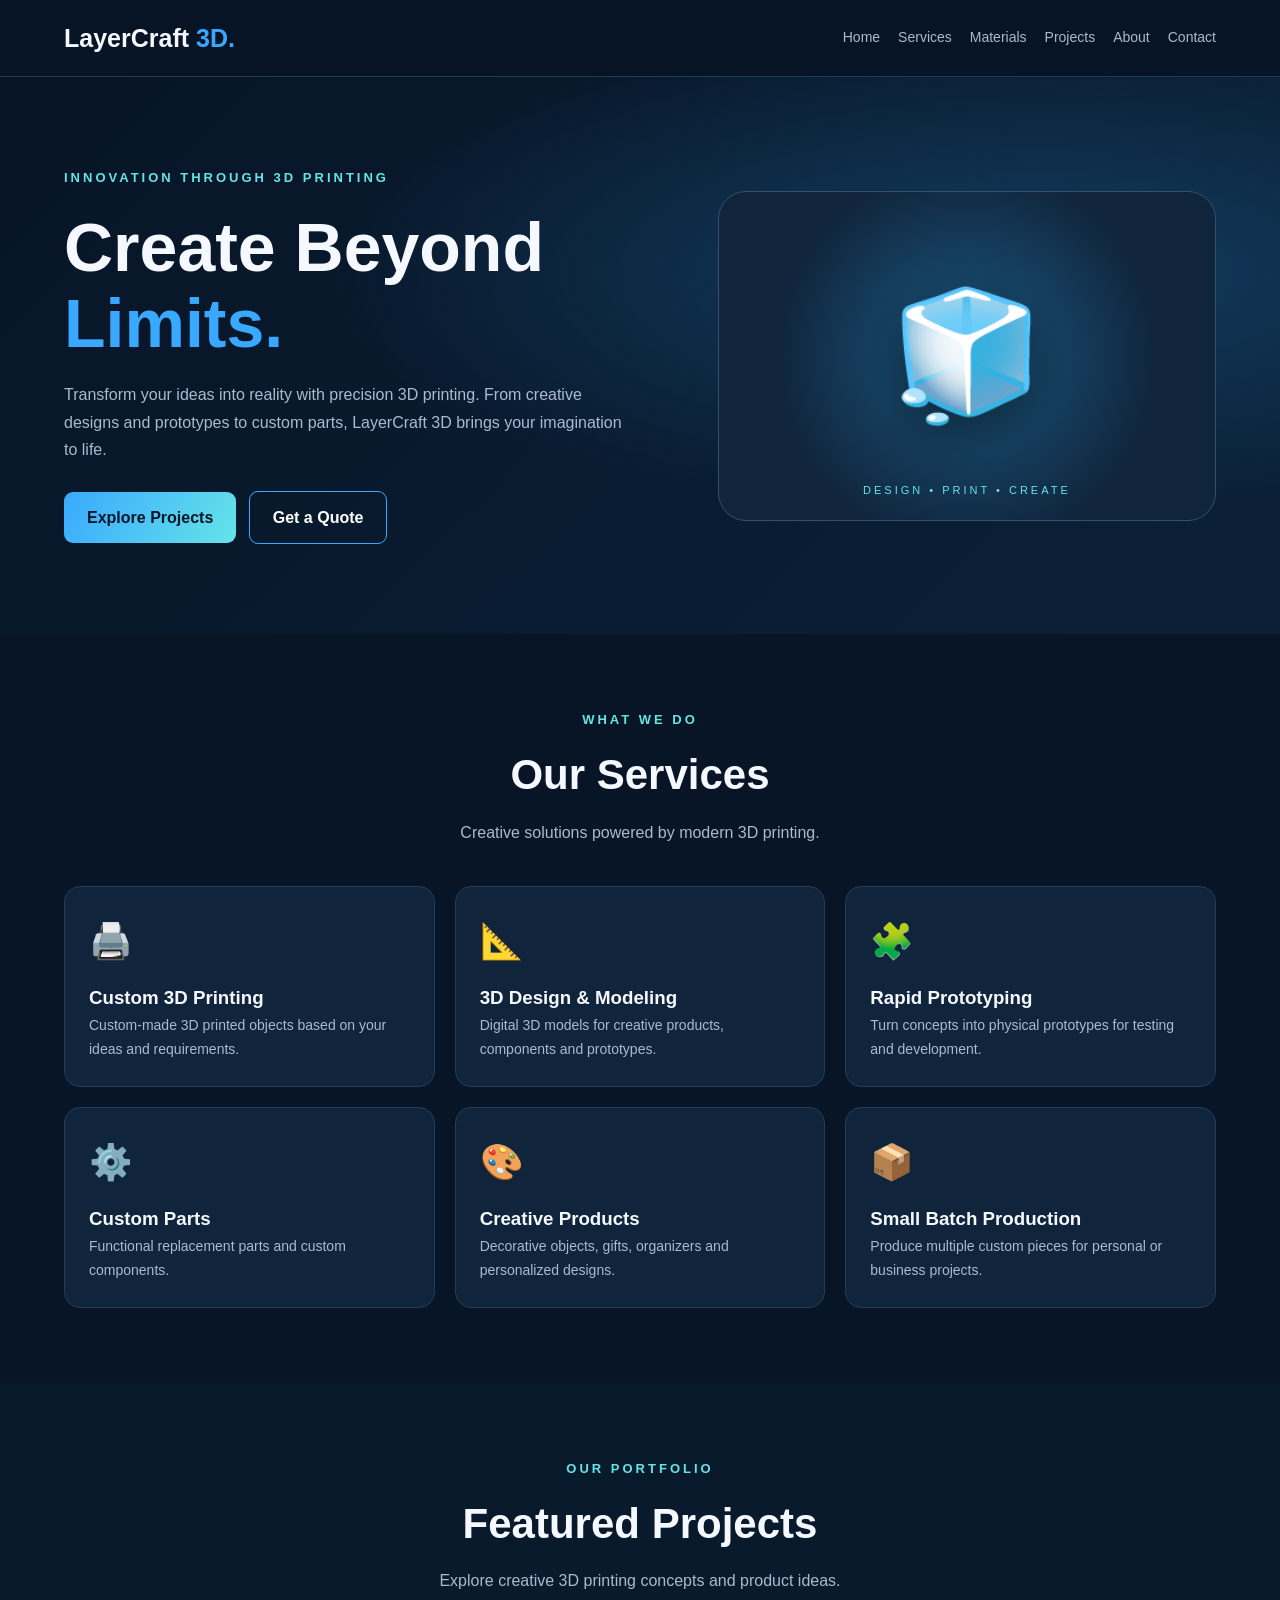
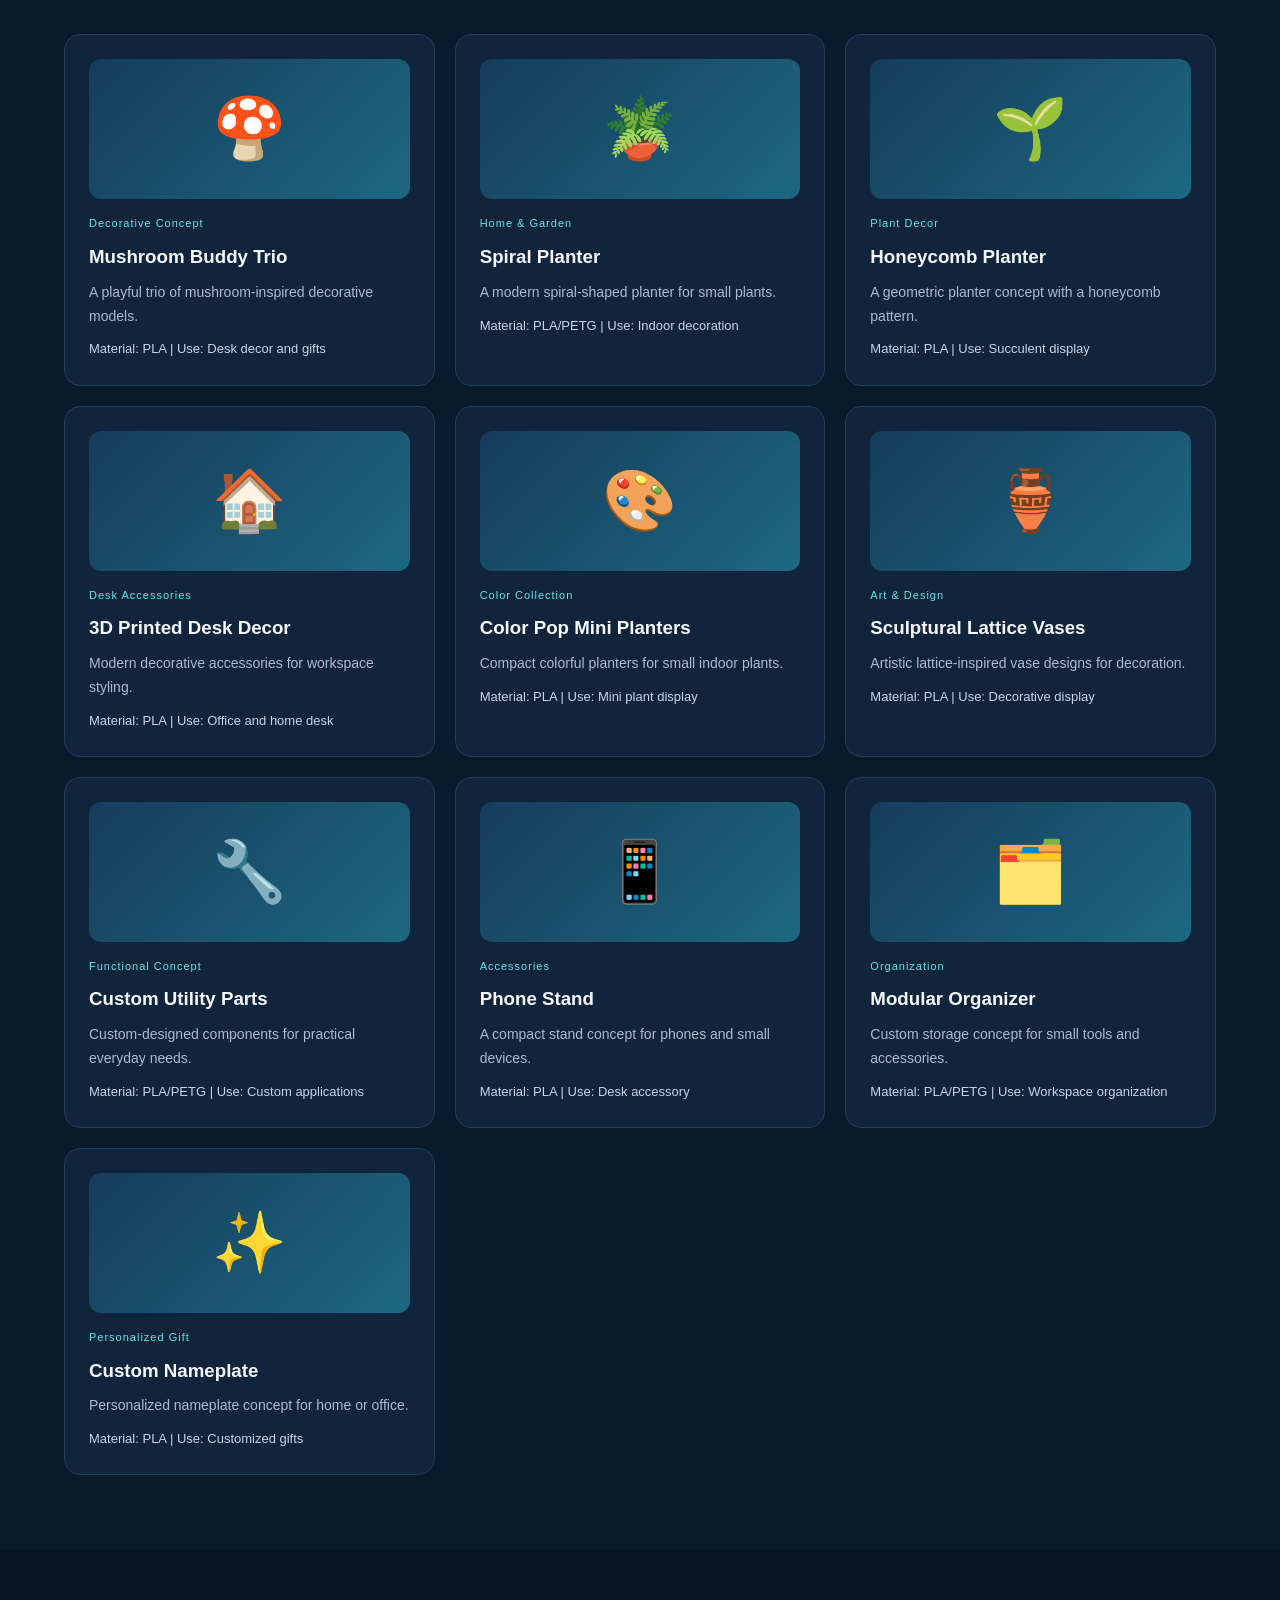
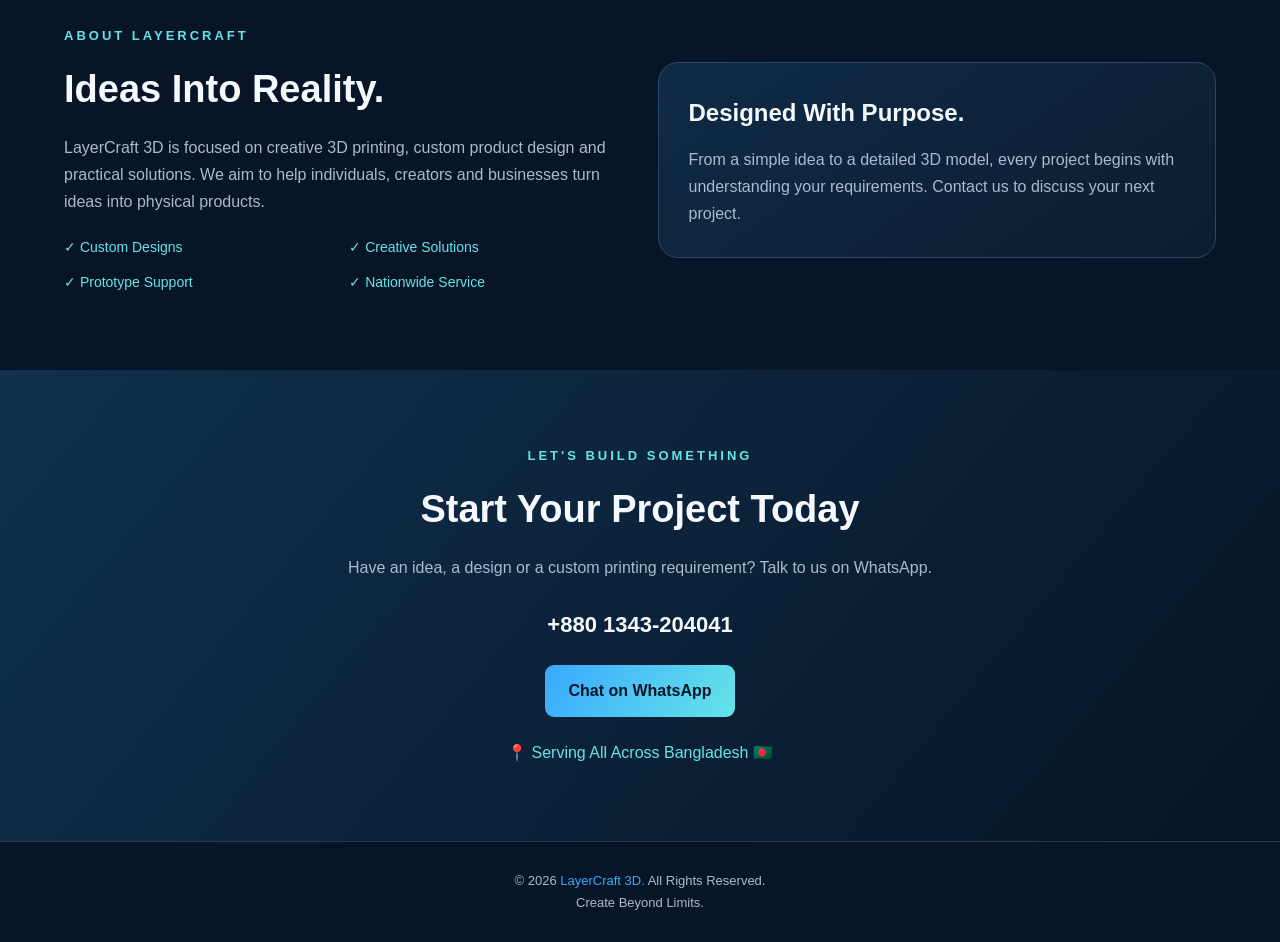
<file: index.html>
<!DOCTYPE html>
<html lang="en">
<head>
<meta charset="UTF-8">
<meta name="viewport" content="width=device-width, initial-scale=1.0">
<meta name="description" content="LayerCraft 3D - Custom 3D Printing and Creative Products across Bangladesh.">
<title>LayerCraft 3D | Create Beyond Limits</title>
<style>
:root{--bg:#071526;--card:#10243b;--blue:#39a9ff;--cyan:#65e4e8;--white:#f5f9ff;--muted:#a9bbce}
*{margin:0;padding:0;box-sizing:border-box;scroll-behavior:smooth}
body{font-family:Arial,sans-serif;background:var(--bg);color:var(--white);line-height:1.7}
a{text-decoration:none;color:inherit}
.container{width:90%;max-width:1180px;margin:auto}
.navbar{position:sticky;top:0;z-index:100;background:#071526f5;border-bottom:1px solid #203b55}
.nav-content{min-height:76px;display:flex;align-items:center;justify-content:space-between;gap:20px}
.logo{font-size:25px;font-weight:800}.logo span{color:var(--blue)}
.nav-links{display:flex;gap:18px;flex-wrap:wrap}
.nav-links a{font-size:14px;color:var(--muted)}
.nav-links a:hover{color:var(--cyan)}
.btn{display:inline-block;padding:12px 23px;border-radius:9px;background:linear-gradient(120deg,var(--blue),var(--cyan));color:#061629;font-weight:800;transition:.3s}
.btn:hover{transform:translateY(-3px)}
.btn-outline{background:transparent;color:white;border:1px solid var(--blue);margin-left:8px}
.hero{padding:90px 0;background:radial-gradient(ellipse at 80% 35%,#123d60,transparent 48%),linear-gradient(135deg,#071526,#0b2037)}
.hero-grid{display:grid;grid-template-columns:1.1fr .9fr;align-items:center;gap:45px}
.tag{color:var(--cyan);font-size:13px;font-weight:bold;letter-spacing:3px;text-transform:uppercase}
.hero h1{font-size:clamp(38px,6vw,68px);line-height:1.12;margin:20px 0}
.hero h1 span{color:var(--blue)}
.hero p{color:var(--muted);max-width:560px;margin-bottom:28px}
.hero-art{min-height:330px;border:1px solid #31516d;border-radius:28px;background:radial-gradient(circle,#1c5c86,#10243b 65%);display:flex;align-items:center;justify-content:center;position:relative}
.cube{font-size:125px;filter:drop-shadow(0 15px 25px #0008)}
.art-label{position:absolute;bottom:20px;color:var(--cyan);letter-spacing:3px;font-size:11px}
section{padding:75px 0}
.section-heading{text-align:center;margin-bottom:40px}
.section-heading h2{font-size:clamp(28px,4vw,42px);margin:8px 0}
.section-heading p{color:var(--muted)}
.services-grid,.projects-grid{display:grid;grid-template-columns:repeat(3,1fr);gap:20px}
.service-card,.project-card{background:var(--card);border:1px solid #233e59;border-radius:16px;padding:24px;transition:.3s}
.service-card:hover,.project-card:hover{transform:translateY(-5px);border-color:var(--blue)}
.service-icon{font-size:35px;margin-bottom:12px}
.service-card p,.project-card p{color:var(--muted);font-size:14px}
.projects{background:#091a2c}
.project-visual{height:140px;border-radius:12px;background:linear-gradient(135deg,#163c5c,#1d6881);display:flex;align-items:center;justify-content:center;font-size:60px;margin-bottom:15px}
.project-type{color:var(--cyan);font-size:11px;letter-spacing:1px}
.project-card h3{margin:8px 0}
.project-card .details{margin-top:10px;font-size:13px;color:#c2d6e9}
.about-grid{display:grid;grid-template-columns:1fr 1fr;gap:35px;align-items:center}
.about-box{background:linear-gradient(145deg,#102b46,#0c1d30);border:1px solid #284866;padding:30px;border-radius:20px}
.about-box p,.about-grid p{color:var(--muted);margin-top:12px}
.features{display:grid;grid-template-columns:1fr 1fr;gap:12px;margin-top:20px}
.feature{color:var(--cyan);font-size:14px}
.contact{background:linear-gradient(130deg,#10304c,#071526);text-align:center}
.contact p{color:var(--muted);margin:12px auto 25px}
.contact-number{display:block;font-size:22px;margin:15px 0 22px;font-weight:bold}
.location{margin-top:22px;color:var(--cyan)}
footer{padding:28px 0;text-align:center;color:var(--muted);border-top:1px solid #203b55;font-size:13px}
footer span{color:var(--blue)}
@media(max-width:850px){.hero-grid,.about-grid{grid-template-columns:1fr}.services-grid,.projects-grid{grid-template-columns:repeat(2,1fr)}.nav-content{padding:15px 0;flex-direction:column}.nav-links{justify-content:center;gap:13px}}
@media(max-width:550px){.services-grid,.projects-grid{grid-template-columns:1fr}.hero{padding:60px 0}.btn-outline{margin:10px 0 0}.features{grid-template-columns:1fr}}
</style>
</head>
<body>
<header class="navbar">
<div class="container nav-content">
<a href="index.html" class="logo">LayerCraft <span>3D.</span></a>
<nav class="nav-links">
<a href="#home">Home</a>
<a href="services.html">Services</a>
<a href="materials.html">Materials</a>
<a href="#projects">Projects</a>
<a href="about.html">About</a>
<a href="contact.html">Contact</a>
</nav>
</div>
</header>

<main>
<section class="hero" id="home">
<div class="container hero-grid">
<div>
<div class="tag">Innovation Through 3D Printing</div>
<h1>Create Beyond <span>Limits.</span></h1>
<p>Transform your ideas into reality with precision 3D printing. From creative designs and prototypes to custom parts, LayerCraft 3D brings your imagination to life.</p>
<a class="btn" href="#projects">Explore Projects</a>
<a class="btn btn-outline" href="https://wa.me/8801343204041">Get a Quote</a>
</div>
<div class="hero-art">
<div class="cube">🧊</div>
<div class="art-label">DESIGN • PRINT • CREATE</div>
</div>
</div>
</section>

<section id="services">
<div class="container">
<div class="section-heading">
<div class="tag">What We Do</div>
<h2>Our Services</h2>
<p>Creative solutions powered by modern 3D printing.</p>
</div>
<div class="services-grid">
<div class="service-card"><div class="service-icon">🖨️</div><h3>Custom 3D Printing</h3><p>Custom-made 3D printed objects based on your ideas and requirements.</p></div>
<div class="service-card"><div class="service-icon">📐</div><h3>3D Design & Modeling</h3><p>Digital 3D models for creative products, components and prototypes.</p></div>
<div class="service-card"><div class="service-icon">🧩</div><h3>Rapid Prototyping</h3><p>Turn concepts into physical prototypes for testing and development.</p></div>
<div class="service-card"><div class="service-icon">⚙️</div><h3>Custom Parts</h3><p>Functional replacement parts and custom components.</p></div>
<div class="service-card"><div class="service-icon">🎨</div><h3>Creative Products</h3><p>Decorative objects, gifts, organizers and personalized designs.</p></div>
<div class="service-card"><div class="service-icon">📦</div><h3>Small Batch Production</h3><p>Produce multiple custom pieces for personal or business projects.</p></div>
</div>
</div>
</section>

<section class="projects" id="projects">
<div class="container">
<div class="section-heading">
<div class="tag">Our Portfolio</div>
<h2>Featured Projects</h2>
<p>Explore creative 3D printing concepts and product ideas.</p>
</div>
<div class="projects-grid">
<div class="project-card"><div class="project-visual">🍄</div><div class="project-type">Decorative Concept</div><h3>Mushroom Buddy Trio</h3><p>A playful trio of mushroom-inspired decorative models.</p><div class="details">Material: PLA | Use: Desk decor and gifts</div></div>
<div class="project-card"><div class="project-visual">🪴</div><div class="project-type">Home & Garden</div><h3>Spiral Planter</h3><p>A modern spiral-shaped planter for small plants.</p><div class="details">Material: PLA/PETG | Use: Indoor decoration</div></div>
<div class="project-card"><div class="project-visual">🌱</div><div class="project-type">Plant Decor</div><h3>Honeycomb Planter</h3><p>A geometric planter concept with a honeycomb pattern.</p><div class="details">Material: PLA | Use: Succulent display</div></div>
<div class="project-card"><div class="project-visual">🏠</div><div class="project-type">Desk Accessories</div><h3>3D Printed Desk Decor</h3><p>Modern decorative accessories for workspace styling.</p><div class="details">Material: PLA | Use: Office and home desk</div></div>
<div class="project-card"><div class="project-visual">🎨</div><div class="project-type">Color Collection</div><h3>Color Pop Mini Planters</h3><p>Compact colorful planters for small indoor plants.</p><div class="details">Material: PLA | Use: Mini plant display</div></div>
<div class="project-card"><div class="project-visual">🏺</div><div class="project-type">Art & Design</div><h3>Sculptural Lattice Vases</h3><p>Artistic lattice-inspired vase designs for decoration.</p><div class="details">Material: PLA | Use: Decorative display</div></div>
<div class="project-card"><div class="project-visual">🔧</div><div class="project-type">Functional Concept</div><h3>Custom Utility Parts</h3><p>Custom-designed components for practical everyday needs.</p><div class="details">Material: PLA/PETG | Use: Custom applications</div></div>
<div class="project-card"><div class="project-visual">📱</div><div class="project-type">Accessories</div><h3>Phone Stand</h3><p>A compact stand concept for phones and small devices.</p><div class="details">Material: PLA | Use: Desk accessory</div></div>
<div class="project-card"><div class="project-visual">🗂️</div><div class="project-type">Organization</div><h3>Modular Organizer</h3><p>Custom storage concept for small tools and accessories.</p><div class="details">Material: PLA/PETG | Use: Workspace organization</div></div>
<div class="project-card"><div class="project-visual">✨</div><div class="project-type">Personalized Gift</div><h3>Custom Nameplate</h3><p>Personalized nameplate concept for home or office.</p><div class="details">Material: PLA | Use: Customized gifts</div></div>
</div>
</div>
</section>

<section id="about">
<div class="container about-grid">
<div>
<div class="tag">About LayerCraft</div>
<h2 style="font-size:38px;margin-top:10px">Ideas Into Reality.</h2>
<p>LayerCraft 3D is focused on creative 3D printing, custom product design and practical solutions. We aim to help individuals, creators and businesses turn ideas into physical products.</p>
<div class="features">
<div class="feature">✓ Custom Designs</div>
<div class="feature">✓ Creative Solutions</div>
<div class="feature">✓ Prototype Support</div>
<div class="feature">✓ Nationwide Service</div>
</div>
</div>
<div class="about-box">
<h2>Designed With Purpose.</h2>
<p>From a simple idea to a detailed 3D model, every project begins with understanding your requirements. Contact us to discuss your next project.</p>
</div>
</div>
</section>

<section class="contact" id="contact">
<div class="container">
<div class="tag">Let's Build Something</div>
<h2 style="font-size:38px;margin-top:10px">Start Your Project Today</h2>
<p>Have an idea, a design or a custom printing requirement? Talk to us on WhatsApp.</p>
<a class="contact-number" href="https://wa.me/8801343204041">+880 1343-204041</a>
<a class="btn" href="https://wa.me/8801343204041?text=Hello%20LayerCraft%203D%2C%20I%20want%20to%20discuss%20a%20project.">Chat on WhatsApp</a>
<div class="location">📍 Serving All Across Bangladesh 🇧🇩</div>
</div>
</section>
</main>

<footer>
<div class="container">
<p>© 2026 <span>LayerCraft 3D.</span> All Rights Reserved.</p>
<p>Create Beyond Limits.</p>
</div>
</footer>
</body>
</html>
</file>
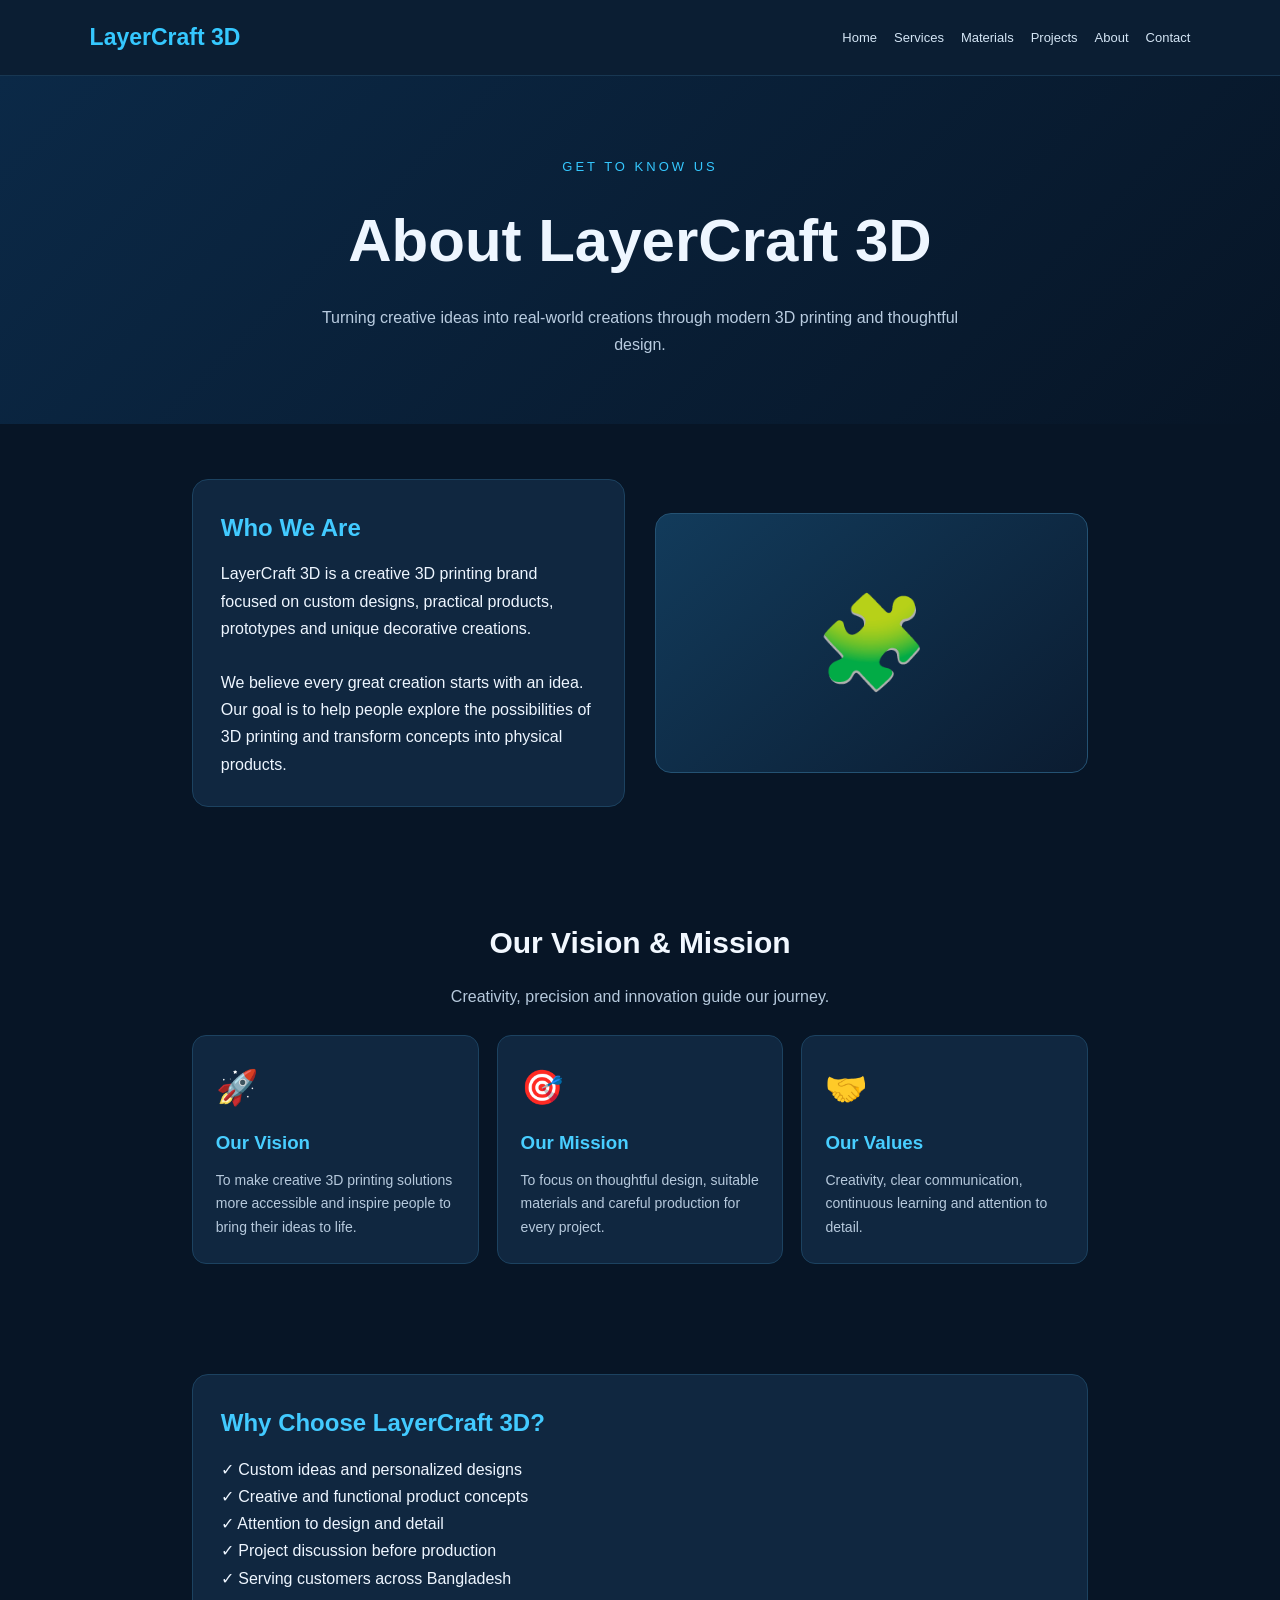
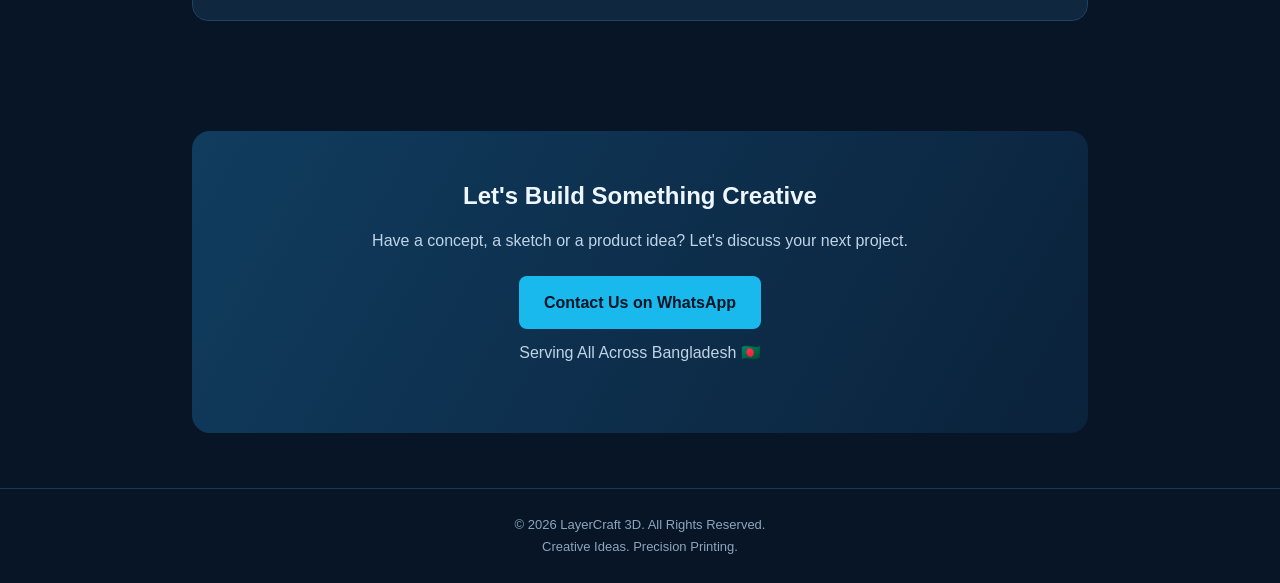
<file: about.html>
<!DOCTYPE html>
<html lang="en">
<head>
<meta charset="UTF-8">
<meta name="viewport" content="width=device-width, initial-scale=1.0">
<meta name="description" content="Learn about LayerCraft 3D, our vision, creativity and custom 3D printing services.">
<title>About Us | LayerCraft 3D</title>
<style>
*{margin:0;padding:0;box-sizing:border-box}
body{font-family:Arial,sans-serif;background:#071526;color:#eef6ff;line-height:1.7}
a{text-decoration:none;color:inherit}
header{background:#0b1e33;padding:18px 7%;display:flex;justify-content:space-between;align-items:center;flex-wrap:wrap;gap:15px;border-bottom:1px solid #183752}
.logo{font-size:23px;font-weight:bold;color:#35c8ff}
nav{display:flex;gap:17px;flex-wrap:wrap}
nav a{font-size:13px;color:#d4e5f5}
nav a:hover{color:#35c8ff}
.hero{text-align:center;padding:80px 20px 65px;background:linear-gradient(135deg,#0b2947,#071526)}
.tag{color:#35c8ff;font-size:13px;letter-spacing:3px;text-transform:uppercase}
h1{font-size:clamp(38px,7vw,60px);margin:12px 0}
.hero p{max-width:680px;margin:auto;color:#b9cce0}
.container{max-width:1050px;margin:auto;padding:55px 6%}
.section-title{font-size:30px;margin-bottom:15px;color:#f2f8ff}
.section-desc{color:#b6c9dc}
.content{display:grid;grid-template-columns:1fr 1fr;gap:30px;align-items:center}
.panel{background:#102740;border:1px solid #1c4260;border-radius:16px;padding:28px}
.panel h2{color:#42caff;margin-bottom:12px}
.visual{min-height:260px;display:flex;align-items:center;justify-content:center;text-align:center;background:linear-gradient(140deg,#123b5b,#0b1c31);border-radius:16px;border:1px solid #245273}
.visual span{font-size:90px}
.grid{display:grid;grid-template-columns:repeat(auto-fit,minmax(210px,1fr));gap:18px;margin-top:25px}
.card{background:#102740;border:1px solid #1c4260;border-radius:14px;padding:23px}
.card .emoji{font-size:34px}
.card h3{color:#48ceff;margin:10px 0}
.card p{color:#b6c9dc;font-size:14px}
.cta{text-align:center;background:linear-gradient(120deg,#103c5e,#0b223b);padding:45px 20px;border-radius:18px}
.cta p{color:#c0d4e7;margin:10px auto 22px}
.btn{display:inline-block;background:#19b9ee;color:#041525;font-weight:bold;padding:13px 25px;border-radius:8px}
footer{text-align:center;padding:25px;color:#8da6bd;border-top:1px solid #183752;font-size:13px}
@media(max-width:650px){header{justify-content:center}nav{justify-content:center}.content{grid-template-columns:1fr}.container{padding:40px 5%}}
</style>
</head>
<body>

<header>
<a href="index.html" class="logo">LayerCraft 3D</a>
<nav>
<a href="index.html">Home</a>
<a href="services.html">Services</a>
<a href="materials.html">Materials</a>
<a href="index.html#projects">Projects</a>
<a href="about.html">About</a>
<a href="contact.html">Contact</a>
</nav>
</header>

<section class="hero">
<div class="tag">Get to Know Us</div>
<h1>About LayerCraft 3D</h1>
<p>Turning creative ideas into real-world creations through modern 3D printing and thoughtful design.</p>
</section>

<section class="container">
<div class="content">
<div class="panel">
<h2>Who We Are</h2>
<p>LayerCraft 3D is a creative 3D printing brand focused on custom designs, practical products, prototypes and unique decorative creations.</p>
<br>
<p>We believe every great creation starts with an idea. Our goal is to help people explore the possibilities of 3D printing and transform concepts into physical products.</p>
</div>
<div class="visual">
<span>🧩</span>
</div>
</div>
</section>

<section class="container">
<h2 class="section-title" style="text-align:center">Our Vision & Mission</h2>
<p class="section-desc" style="text-align:center">Creativity, precision and innovation guide our journey.</p>
<div class="grid">
<div class="card">
<div class="emoji">🚀</div>
<h3>Our Vision</h3>
<p>To make creative 3D printing solutions more accessible and inspire people to bring their ideas to life.</p>
</div>
<div class="card">
<div class="emoji">🎯</div>
<h3>Our Mission</h3>
<p>To focus on thoughtful design, suitable materials and careful production for every project.</p>
</div>
<div class="card">
<div class="emoji">🤝</div>
<h3>Our Values</h3>
<p>Creativity, clear communication, continuous learning and attention to detail.</p>
</div>
</div>
</section>

<section class="container">
<div class="panel">
<h2>Why Choose LayerCraft 3D?</h2>
<p>✓ Custom ideas and personalized designs</p>
<p>✓ Creative and functional product concepts</p>
<p>✓ Attention to design and detail</p>
<p>✓ Project discussion before production</p>
<p>✓ Serving customers across Bangladesh</p>
</div>
</section>

<section class="container">
<div class="cta">
<h2>Let's Build Something Creative</h2>
<p>Have a concept, a sketch or a product idea? Let's discuss your next project.</p>
<a class="btn" href="https://wa.me/8801343204041" target="_blank">Contact Us on WhatsApp</a>
<p>Serving All Across Bangladesh 🇧🇩</p>
</div>
</section>

<footer>
<p>© 2026 LayerCraft 3D. All Rights Reserved.</p>
<p>Creative Ideas. Precision Printing.</p>
</footer>

</body>
</html>
</file>
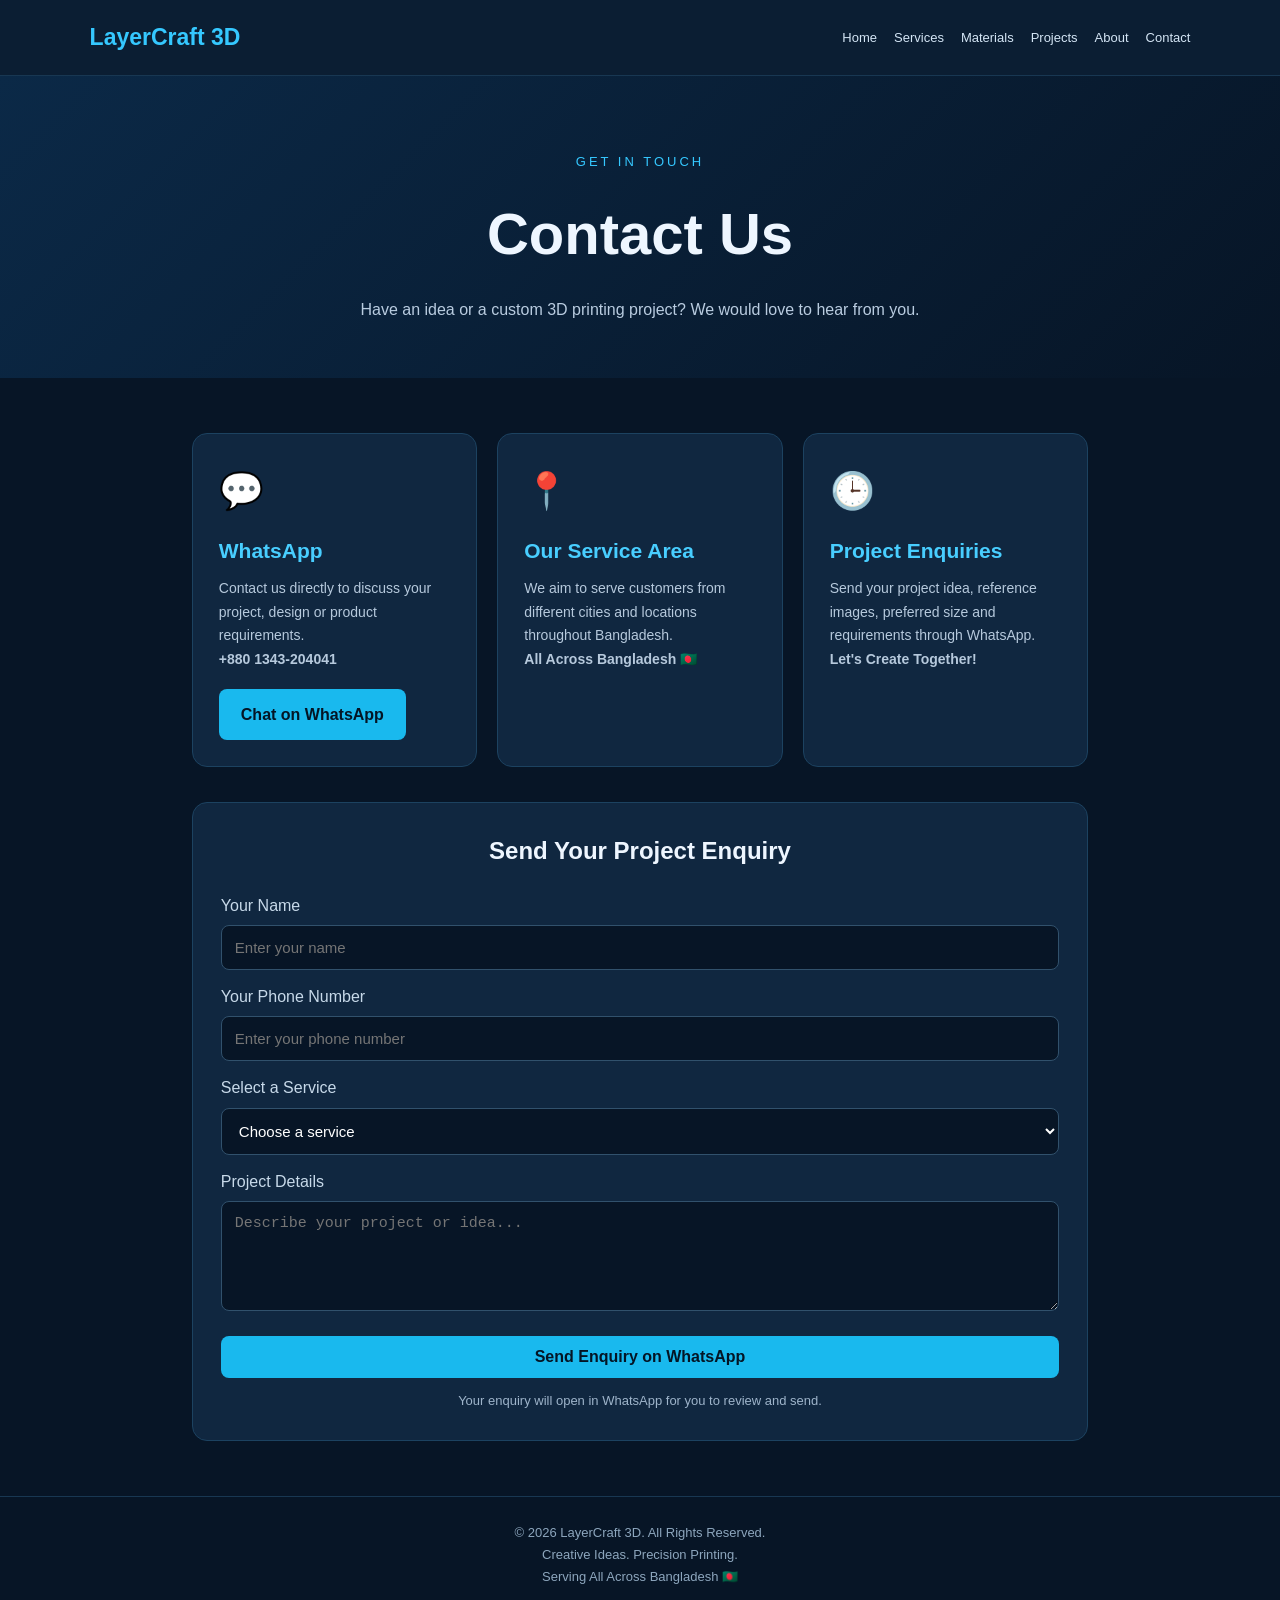
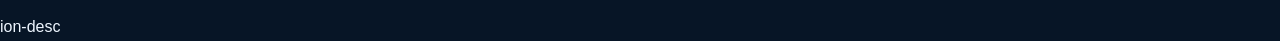
<file: contact.html>
<!DOCTYPE html>

<!DOCTYPE html>
<html lang="en">
<head>
<meta charset="UTF-8">
<meta name="viewport" content="width=device-width, initial-scale=1.0">
<meta name="description" content="Contact LayerCraft 3D for custom 3D printing and design projects across Bangladesh.">
<title>Contact Us | LayerCraft 3D</title>
<style>
*{margin:0;padding:0;box-sizing:border-box}
body{font-family:Arial,sans-serif;background:#071526;color:#eef6ff;line-height:1.7}
a{text-decoration:none;color:inherit}
header{background:#0b1e33;padding:18px 7%;display:flex;justify-content:space-between;align-items:center;flex-wrap:wrap;gap:15px;border-bottom:1px solid #183752}
.logo{font-size:23px;font-weight:bold;color:#35c8ff}
nav{display:flex;gap:17px;flex-wrap:wrap}
nav a{font-size:13px;color:#d4e5f5}
nav a:hover{color:#35c8ff}
.hero{text-align:center;padding:75px 20px 55px;background:linear-gradient(135deg,#0b2947,#071526)}
.tag{color:#35c8ff;font-size:13px;letter-spacing:3px;text-transform:uppercase}
h1{font-size:clamp(38px,7vw,58px);margin:12px 0}
.hero p{max-width:650px;margin:auto;color:#b9cce0}
.container{max-width:1050px;margin:auto;padding:55px 6%}
.grid{display:grid;grid-template-columns:repeat(auto-fit,minmax(250px,1fr));gap:20px}
.card{background:#102740;border:1px solid #1c4260;border-radius:15px;padding:26px}
.card .emoji{font-size:36px}
.card h2{color:#48ceff;margin:12px 0 8px;font-size:21px}
.card p{color:#b6c9dc;font-size:14px}
.number{font-size:17px;font-weight:bold;color:#fff;word-break:break-word}
.btn{display:inline-block;background:#19b9ee;color:#041525;font-weight:bold;padding:12px 22px;border-radius:8px;margin-top:17px}
.btn:hover{background:#72ddff}
.form-box{background:#102740;border:1px solid #1c4260;border-radius:15px;padding:28px;margin-top:35px}
.form-box h2{text-align:center;margin-bottom:20px}
label{display:block;margin:13px 0 6px;color:#c7d9e9}
input,textarea,select{width:100%;padding:13px;border-radius:8px;border:1px solid #31516c;background:#071526;color:white;font-size:15px}
textarea{min-height:110px;resize:vertical}
.form-btn{width:100%;border:0;cursor:pointer;font-size:16px}
.note{text-align:center;color:#9eb4ca;font-size:13px;margin-top:12px}
footer{text-align:center;padding:25px;color:#8da6bd;border-top:1px solid #183752;font-size:13px}
@media(max-width:600px){header{justify-content:center}nav{justify-content:center}.container{padding:40px 5%}}
</style>
</head>
<body>

<header>
<a href="index.html" class="logo">LayerCraft 3D</a>
<nav>
<a href="index.html">Home</a>
<a href="services.html">Services</a>
<a href="materials.html">Materials</a>
<a href="index.html#projects">Projects</a>
<a href="about.html">About</a>
<a href="contact.html">Contact</a>
</nav>
</header>

<section class="hero">
<div class="tag">Get in Touch</div>
<h1>Contact Us</h1>
<p>Have an idea or a custom 3D printing project? We would love to hear from you.</p>
</section>

<section class="container">
<div class="grid">

<div class="card">
<div class="emoji">💬</div>
<h2>WhatsApp</h2>
<p>Contact us directly to discuss your project, design or product requirements.</p>
<p class="number">+880 1343-204041</p>
<a class="btn" href="https://wa.me/8801343204041?text=Hello%20LayerCraft%203D%2C%20I%20want%20to%20discuss%20a%203D%20printing%20project." target="_blank">Chat on WhatsApp</a>
</div>

<div class="card">
<div class="emoji">📍</div>
<h2>Our Service Area</h2>
<p>We aim to serve customers from different cities and locations throughout Bangladesh.</p>
<p class="number">All Across Bangladesh 🇧🇩</p>
</div>

<div class="card">
<div class="emoji">🕒</div>
<h2>Project Enquiries</h2>
<p>Send your project idea, reference images, preferred size and requirements through WhatsApp.</p>
<p class="number">Let's Create Together!</p>
</div>

</div>

<div class="form-box">
<h2>Send Your Project Enquiry</h2>
<form id="contactForm">
<label for="name">Your Name</label>
<input type="text" id="name" placeholder="Enter your name" required>

<label for="phone">Your Phone Number</label>
<input type="tel" id="phone" placeholder="Enter your phone number" required>

<label for="service">Select a Service</label>
<select id="service" required>
<option value="">Choose a service</option>
<option>Custom 3D Printing</option>
<option>3D Design & Modeling</option>
<option>Rapid Prototyping</option>
<option>Custom Parts</option>
<option>Creative Products</option>
<option>Other Enquiry</option>
</select>

<label for="message">Project Details</label>
<textarea id="message" placeholder="Describe your project or idea..." required></textarea>

<button class="btn form-btn" type="submit">Send Enquiry on WhatsApp</button>
</form>
<p class="note">Your enquiry will open in WhatsApp for you to review and send.</p>
</div>
</section>

<footer>
<p>© 2026 LayerCraft 3D. All Rights Reserved.</p>
<p>Creative Ideas. Precision Printing.</p>
<p>Serving All Across Bangladesh 🇧🇩</p>
</footer>

<script>
document.getElementById("contactForm").addEventListener("submit",function(e){
e.preventDefault();
const name=document.getElementById("name").value.trim();
const phone=document.getElementById("phone").value.trim();
const service=document.getElementById("service").value;
const message=document.getElementById("message").value.trim();

const text="Hello LayerCraft 3D!\n\nName: "+name+"\nPhone: "+phone+"\nService: "+service+"\nProject Details: "+message;
const url="https://wa.me/8801343204041?text="+encodeURIComponent(text);
window.open(url,"_blank");
});
</script>

</body>
</html>
ion-desc
</file>
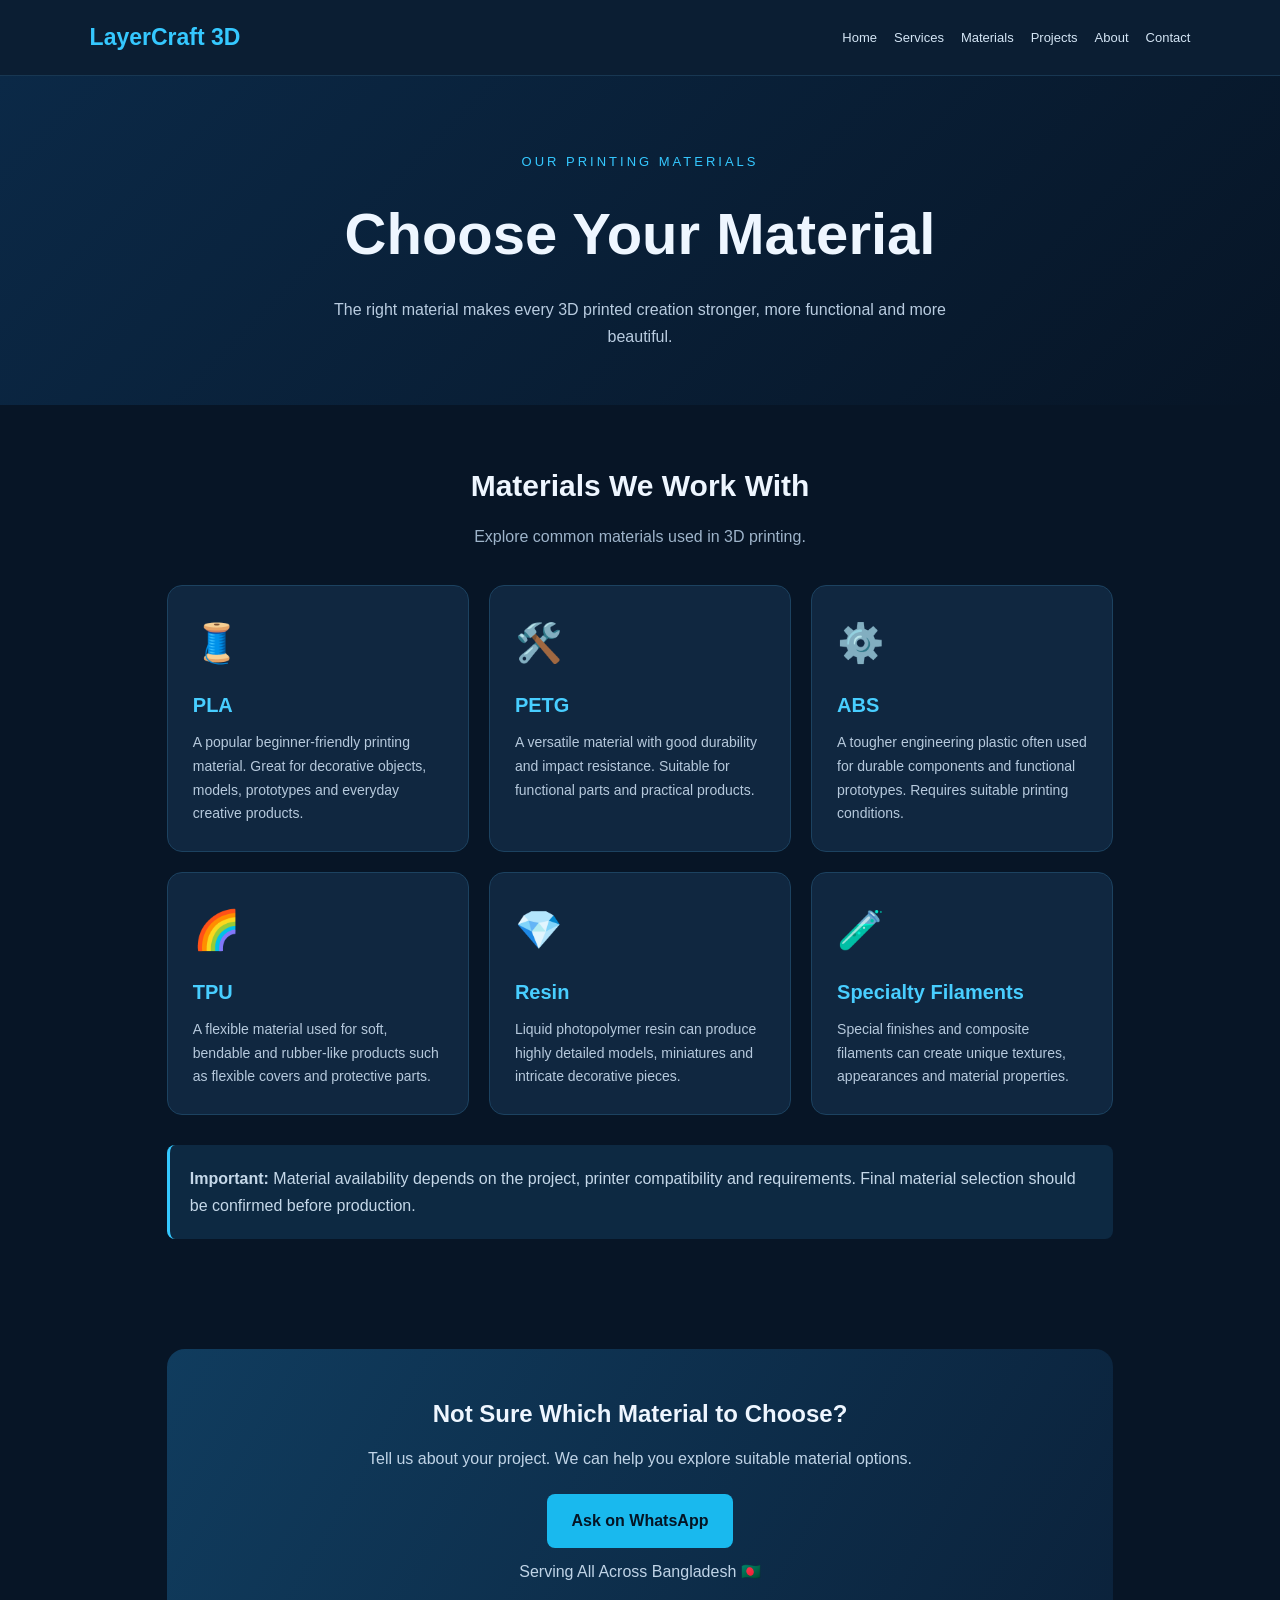
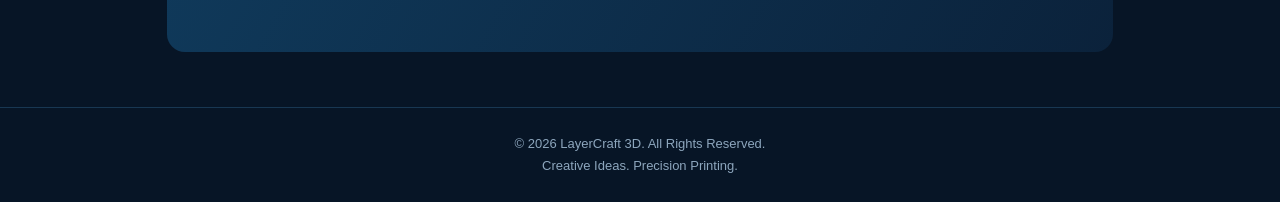
<file: materials.html>
<!DOCTYPE html>
<html lang="en">
<head>
<meta charset="UTF-8">
<meta name="viewport" content="width=device-width, initial-scale=1.0">
<meta name="description" content="Explore 3D printing materials and their uses at LayerCraft 3D.">
<title>Materials | LayerCraft 3D</title>
<style>
*{margin:0;padding:0;box-sizing:border-box}
body{font-family:Arial,sans-serif;background:#071526;color:#eef6ff;line-height:1.7}
a{text-decoration:none;color:inherit}
header{background:#0b1e33;padding:18px 7%;display:flex;justify-content:space-between;align-items:center;flex-wrap:wrap;gap:15px;border-bottom:1px solid #183752}
.logo{font-size:23px;font-weight:bold;color:#35c8ff}
nav{display:flex;gap:17px;flex-wrap:wrap}
nav a{font-size:13px;color:#d4e5f5}
nav a:hover{color:#35c8ff}
.hero{text-align:center;padding:75px 20px 55px;background:linear-gradient(135deg,#0b2947,#071526)}
.tag{color:#35c8ff;font-size:13px;letter-spacing:3px;text-transform:uppercase}
h1{font-size:clamp(36px,7vw,58px);margin:12px 0}
.hero p{max-width:650px;margin:auto;color:#b9cce0}
.container{max-width:1100px;margin:auto;padding:55px 6%}
.section-title{text-align:center;font-size:30px;margin-bottom:12px}
.section-desc{text-align:center;color:#9eb4ca;margin-bottom:35px}
.grid{display:grid;grid-template-columns:repeat(auto-fit,minmax(230px,1fr));gap:20px}
.card{background:#102740;border:1px solid #1c4260;border-radius:15px;padding:25px;transition:.3s}
.card:hover{transform:translateY(-5px);border-color:#35c8ff}
.emoji{font-size:38px;margin-bottom:12px}
.card h3{color:#48ceff;margin-bottom:9px;font-size:20px}
.card p{color:#b6c9dc;font-size:14px}
.note{background:#0d2942;border-left:3px solid #35c8ff;padding:20px;border-radius:8px;margin-top:30px;color:#c5d8e9}
.cta{text-align:center;background:linear-gradient(120deg,#103c5e,#0b223b);padding:45px 20px;border-radius:18px}
.cta p{color:#c0d4e7;margin:10px auto 22px}
.btn{display:inline-block;background:#19b9ee;color:#041525;font-weight:bold;padding:13px 25px;border-radius:8px}
footer{text-align:center;padding:25px;color:#8da6bd;border-top:1px solid #183752;font-size:13px}
@media(max-width:600px){header{justify-content:center}nav{justify-content:center}.container{padding:40px 5%}}
</style>
</head>
<body>

<header>
<a href="index.html" class="logo">LayerCraft 3D</a>
<nav>
<a href="index.html">Home</a>
<a href="services.html">Services</a>
<a href="materials.html">Materials</a>
<a href="index.html#projects">Projects</a>
<a href="about.html">About</a>
<a href="contact.html">Contact</a>
</nav>
</header>

<section class="hero">
<div class="tag">Our Printing Materials</div>
<h1>Choose Your Material</h1>
<p>The right material makes every 3D printed creation stronger, more functional and more beautiful.</p>
</section>

<section class="container">
<h2 class="section-title">Materials We Work With</h2>
<p class="section-desc">Explore common materials used in 3D printing.</p>

<div class="grid">
<div class="card">
<div class="emoji">🧵</div>
<h3>PLA</h3>
<p>A popular beginner-friendly printing material. Great for decorative objects, models, prototypes and everyday creative products.</p>
</div>

<div class="card">
<div class="emoji">🛠️</div>
<h3>PETG</h3>
<p>A versatile material with good durability and impact resistance. Suitable for functional parts and practical products.</p>
</div>

<div class="card">
<div class="emoji">⚙️</div>
<h3>ABS</h3>
<p>A tougher engineering plastic often used for durable components and functional prototypes. Requires suitable printing conditions.</p>
</div>

<div class="card">
<div class="emoji">🌈</div>
<h3>TPU</h3>
<p>A flexible material used for soft, bendable and rubber-like products such as flexible covers and protective parts.</p>
</div>

<div class="card">
<div class="emoji">💎</div>
<h3>Resin</h3>
<p>Liquid photopolymer resin can produce highly detailed models, miniatures and intricate decorative pieces.</p>
</div>

<div class="card">
<div class="emoji">🧪</div>
<h3>Specialty Filaments</h3>
<p>Special finishes and composite filaments can create unique textures, appearances and material properties.</p>
</div>
</div>

<div class="note">
<strong>Important:</strong> Material availability depends on the project, printer compatibility and requirements. Final material selection should be confirmed before production.
</div>
</section>

<section class="container">
<div class="cta">
<h2>Not Sure Which Material to Choose?</h2>
<p>Tell us about your project. We can help you explore suitable material options.</p>
<a class="btn" href="https://wa.me/8801343204041" target="_blank">Ask on WhatsApp</a>
<p>Serving All Across Bangladesh 🇧🇩</p>
</div>
</section>

<footer>
<p>© 2026 LayerCraft 3D. All Rights Reserved.</p>
<p>Creative Ideas. Precision Printing.</p>
</footer>

</body>
</html>
</file>
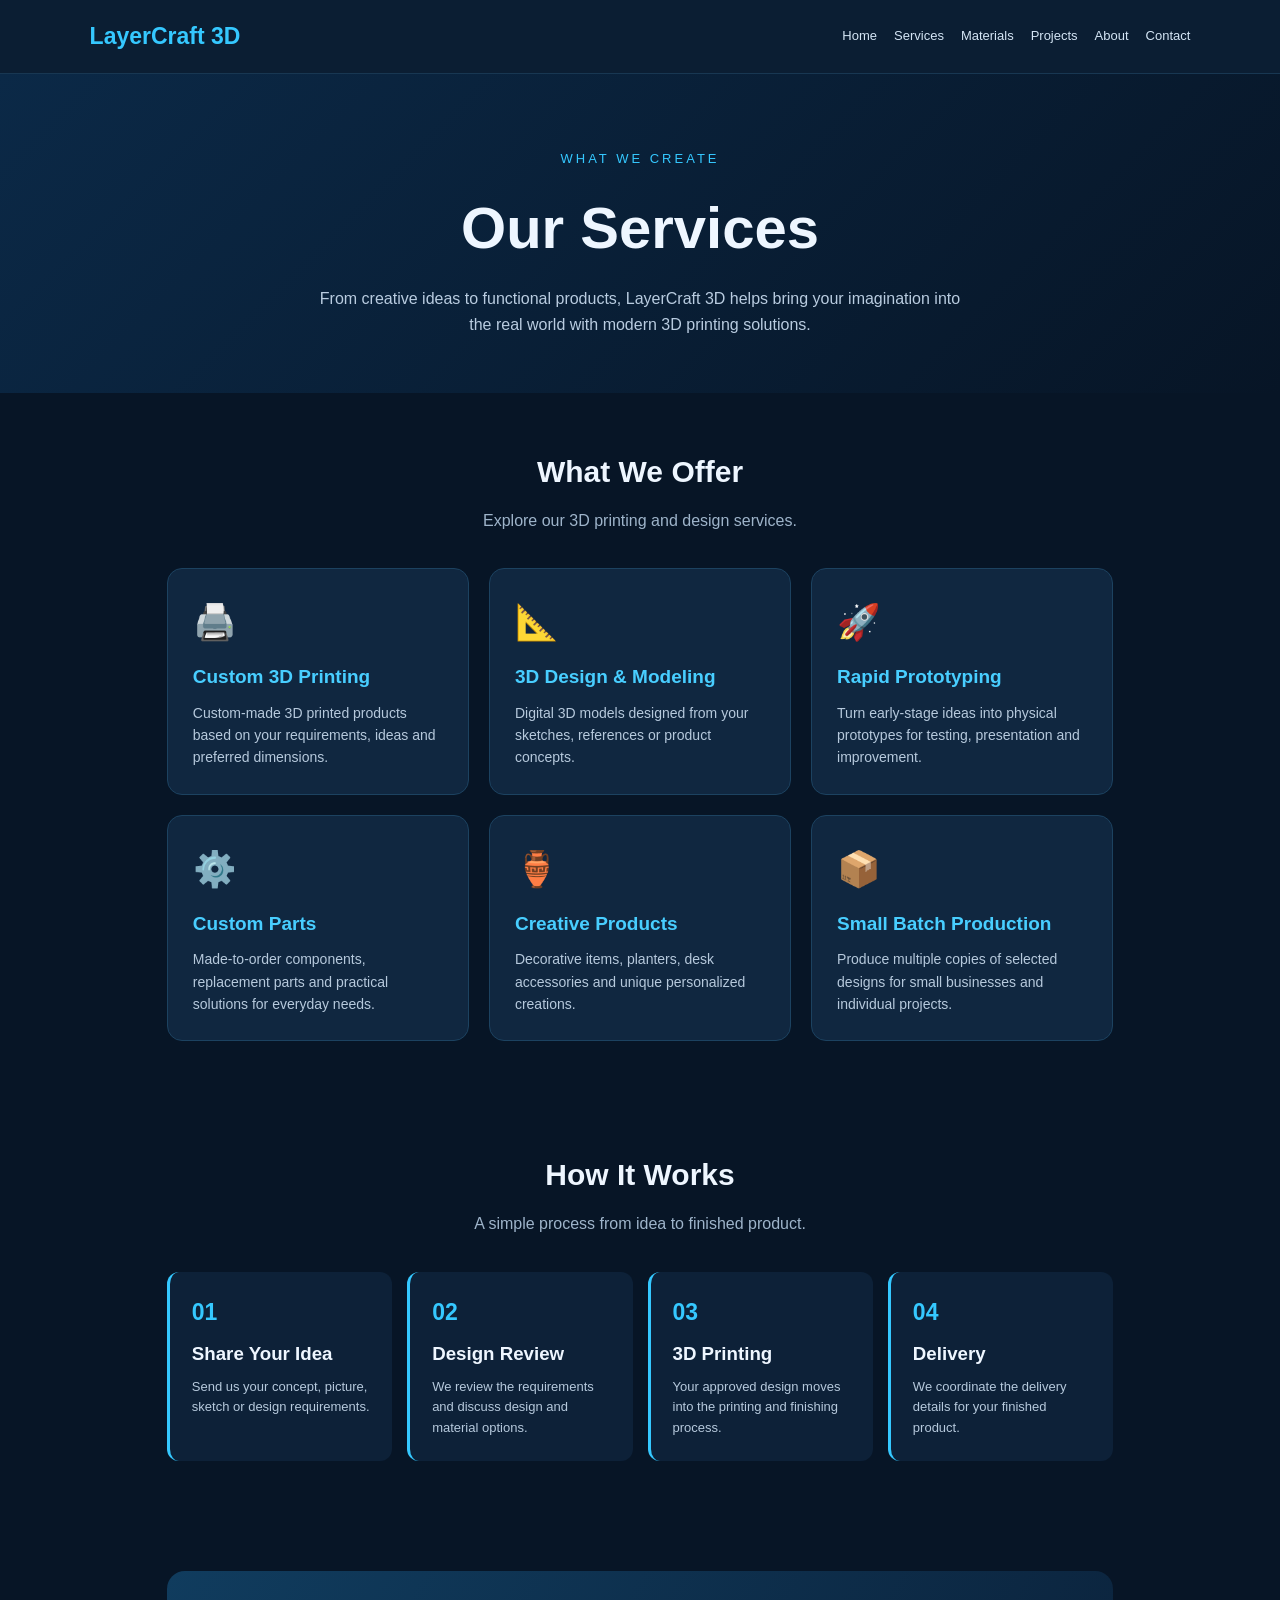
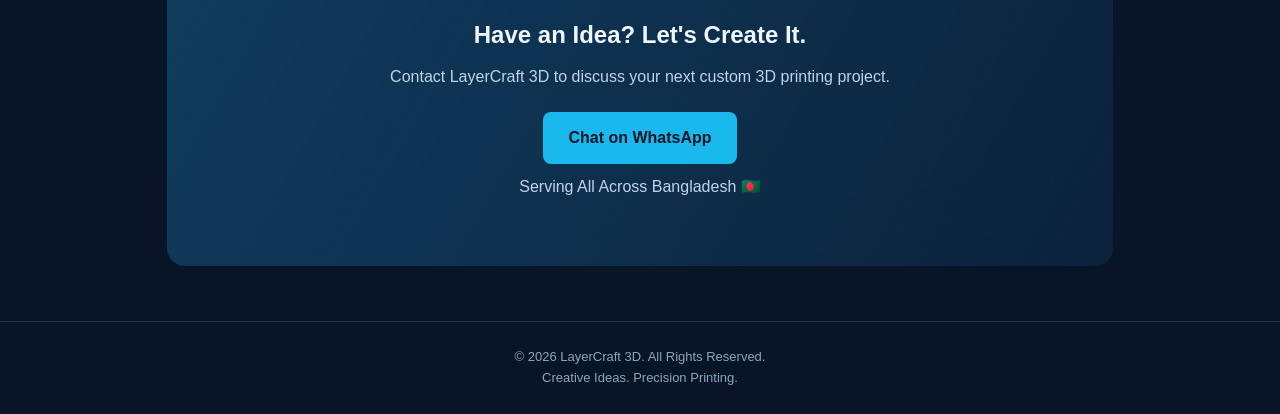
<file: services.html>
<!DOCTYPE html>
<html lang="en">
<head>
<meta charset="UTF-8">
<meta name="viewport" content="width=device-width, initial-scale=1.0">
<meta name="description" content="Explore LayerCraft 3D printing, design, prototyping and custom manufacturing services across Bangladesh.">
<title>Our Services | LayerCraft 3D</title>
<style>
*{margin:0;padding:0;box-sizing:border-box}
body{font-family:Arial,sans-serif;background:#071526;color:#eef6ff;line-height:1.6}
a{text-decoration:none;color:inherit}
header{background:#0b1e33;padding:18px 7%;display:flex;justify-content:space-between;align-items:center;flex-wrap:wrap;gap:15px;border-bottom:1px solid #183752}
.logo{font-size:23px;font-weight:bold;color:#35c8ff}
nav{display:flex;gap:17px;flex-wrap:wrap}
nav a{font-size:13px;color:#d4e5f5}
nav a:hover{color:#35c8ff}
.hero{text-align:center;padding:75px 20px 55px;background:linear-gradient(135deg,#0b2947,#071526)}
.tag{color:#35c8ff;font-size:13px;letter-spacing:3px;text-transform:uppercase}
h1{font-size:clamp(36px,7vw,58px);margin:12px 0}
.hero p{max-width:650px;margin:auto;color:#b9cce0}
.container{max-width:1100px;margin:auto;padding:55px 6%}
.section-title{text-align:center;font-size:30px;margin-bottom:12px}
.section-desc{text-align:center;color:#9eb4ca;margin-bottom:35px}
.grid{display:grid;grid-template-columns:repeat(auto-fit,minmax(230px,1fr));gap:20px}
.card{background:#102740;border:1px solid #1c4260;border-radius:15px;padding:25px;transition:.3s}
.card:hover{transform:translateY(-5px);border-color:#35c8ff}
.emoji{font-size:35px;margin-bottom:12px}
.card h3{color:#48ceff;margin-bottom:9px;font-size:19px}
.card p{color:#b6c9dc;font-size:14px}
.steps{display:grid;grid-template-columns:repeat(auto-fit,minmax(180px,1fr));gap:15px;margin-top:30px}
.step{background:#0d2138;padding:22px;border-radius:12px;border-left:3px solid #35c8ff}
.step b{color:#35c8ff;font-size:23px}
.step h3{margin:8px 0}
.step p{font-size:13px;color:#b6c9dc}
.cta{text-align:center;background:linear-gradient(120deg,#103c5e,#0b223b);padding:45px 20px;border-radius:18px}
.cta p{color:#c0d4e7;margin:10px auto 22px}
.btn{display:inline-block;background:#19b9ee;color:#041525;font-weight:bold;padding:13px 25px;border-radius:8px}
.btn:hover{background:#72ddff}
footer{text-align:center;padding:25px;color:#8da6bd;border-top:1px solid #183752;font-size:13px}
@media(max-width:600px){header{justify-content:center}nav{justify-content:center} .container{padding:40px 5%}}
</style>
</head>
<body>

<header>
<a href="index.html" class="logo">LayerCraft 3D</a>
<nav>
<a href="index.html">Home</a>
<a href="services.html">Services</a>
<a href="materials.html">Materials</a>
<a href="index.html#projects">Projects</a>
<a href="about.html">About</a>
<a href="contact.html">Contact</a>
</nav>
</header>

<section class="hero">
<div class="tag">What We Create</div>
<h1>Our Services</h1>
<p>From creative ideas to functional products, LayerCraft 3D helps bring your imagination into the real world with modern 3D printing solutions.</p>
</section>

<section class="container">
<h2 class="section-title">What We Offer</h2>
<p class="section-desc">Explore our 3D printing and design services.</p>

<div class="grid">
<div class="card">
<div class="emoji">🖨️</div>
<h3>Custom 3D Printing</h3>
<p>Custom-made 3D printed products based on your requirements, ideas and preferred dimensions.</p>
</div>

<div class="card">
<div class="emoji">📐</div>
<h3>3D Design & Modeling</h3>
<p>Digital 3D models designed from your sketches, references or product concepts.</p>
</div>

<div class="card">
<div class="emoji">🚀</div>
<h3>Rapid Prototyping</h3>
<p>Turn early-stage ideas into physical prototypes for testing, presentation and improvement.</p>
</div>

<div class="card">
<div class="emoji">⚙️</div>
<h3>Custom Parts</h3>
<p>Made-to-order components, replacement parts and practical solutions for everyday needs.</p>
</div>

<div class="card">
<div class="emoji">🏺</div>
<h3>Creative Products</h3>
<p>Decorative items, planters, desk accessories and unique personalized creations.</p>
</div>

<div class="card">
<div class="emoji">📦</div>
<h3>Small Batch Production</h3>
<p>Produce multiple copies of selected designs for small businesses and individual projects.</p>
</div>
</div>
</section>

<section class="container">
<h2 class="section-title">How It Works</h2>
<p class="section-desc">A simple process from idea to finished product.</p>

<div class="steps">
<div class="step">
<b>01</b>
<h3>Share Your Idea</h3>
<p>Send us your concept, picture, sketch or design requirements.</p>
</div>
<div class="step">
<b>02</b>
<h3>Design Review</h3>
<p>We review the requirements and discuss design and material options.</p>
</div>
<div class="step">
<b>03</b>
<h3>3D Printing</h3>
<p>Your approved design moves into the printing and finishing process.</p>
</div>
<div class="step">
<b>04</b>
<h3>Delivery</h3>
<p>We coordinate the delivery details for your finished product.</p>
</div>
</div>
</section>

<section class="container">
<div class="cta">
<h2>Have an Idea? Let's Create It.</h2>
<p>Contact LayerCraft 3D to discuss your next custom 3D printing project.</p>
<a class="btn" href="https://wa.me/8801343204041" target="_blank">Chat on WhatsApp</a>
<p>Serving All Across Bangladesh 🇧🇩</p>
</div>
</section>

<footer>
<p>© 2026 LayerCraft 3D. All Rights Reserved.</p>
<p>Creative Ideas. Precision Printing.</p>
</footer>

</body>
</html>
</file>
